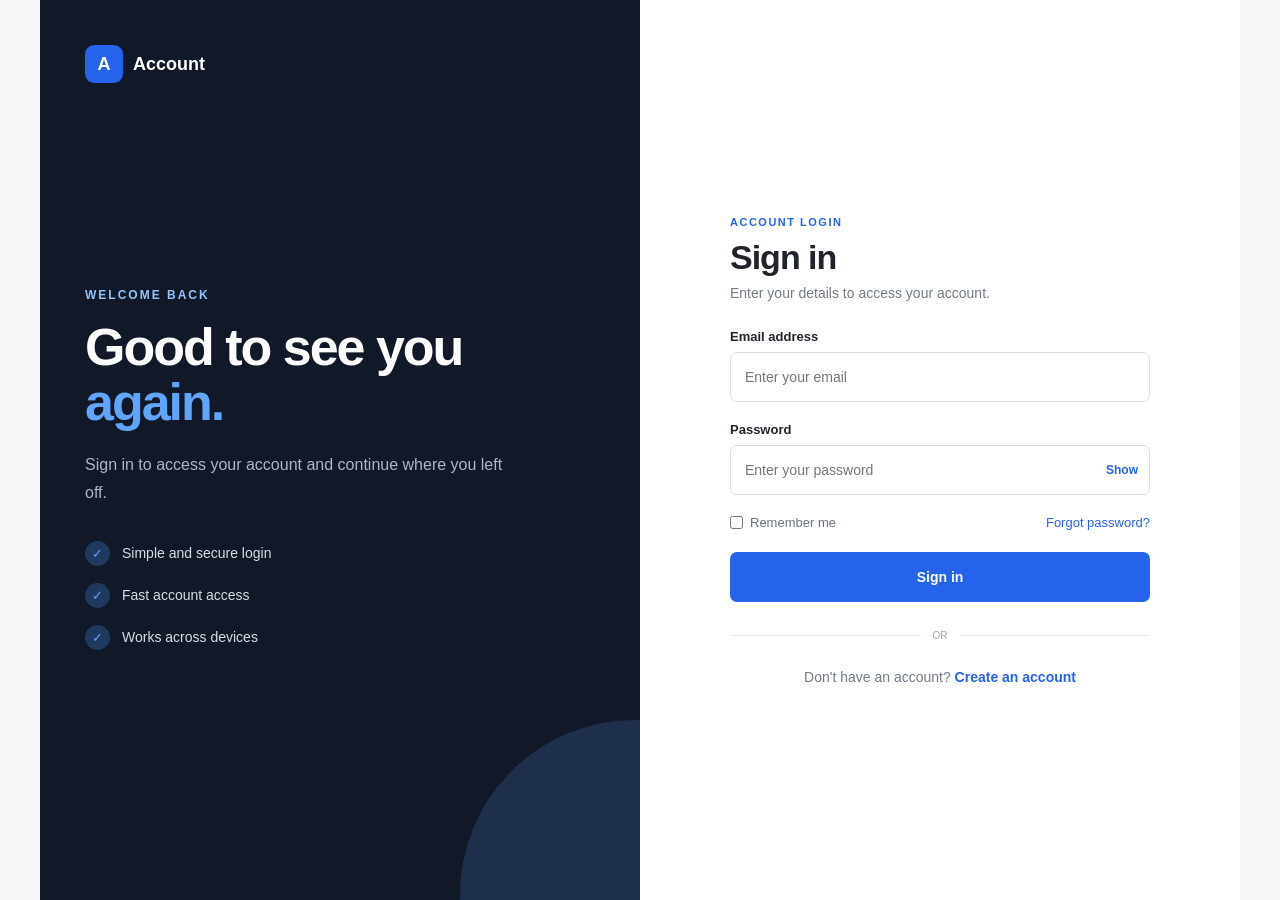
<file: authentication/login/index.html>
<!DOCTYPE html>
<html lang="en">
<head>
    <meta charset="UTF-8">
    <meta name="viewport" content="width=device-width, initial-scale=1.0">

    <title>Login | My Account</title>

    <link rel="stylesheet" href="index.css">
</head>

<body>

    <main class="auth-container">

        <!-- Left side -->
        <section class="intro-section">

            <div class="logo">
                <span class="logo-box">A</span>
                <span>Account</span>
            </div>

            <div class="intro-content">

                <p class="small-title">WELCOME BACK</p>

                <h1>
                    Good to see you
                    <span>again.</span>
                </h1>

                <p class="intro-text">
                    Sign in to access your account and continue
                    where you left off.
                </p>

                <div class="intro-info">
                    <div class="info-item">
                        <span class="check">✓</span>
                        <p>Simple and secure login</p>
                    </div>

                    <div class="info-item">
                        <span class="check">✓</span>
                        <p>Fast account access</p>
                    </div>

                    <div class="info-item">
                        <span class="check">✓</span>
                        <p>Works across devices</p>
                    </div>
                </div>

            </div>

        </section>


        <!-- Login section -->
        <section class="form-section">

            <div class="form-box">

                <div class="form-header">

                    <p class="form-label">ACCOUNT LOGIN</p>

                    <h2>Sign in</h2>

                    <p>
                        Enter your details to access your account.
                    </p>

                </div>


                <!-- Message -->
                <div id="message" class="message"></div>


                <form id="loginForm">

                    <!-- Email -->
                    <div class="input-group">

                        <label for="email">
                            Email address
                        </label>

                        <input
                            type="email"
                            id="email"
                            placeholder="Enter your email"
                            autocomplete="email"
                            required
                        >

                    </div>


                    <!-- Password -->
                    <div class="input-group">

                        <label for="password">
                            Password
                        </label>

                        <div class="password-field">

                            <input
                                type="password"
                                id="password"
                                placeholder="Enter your password"
                                autocomplete="current-password"
                                required
                            >

                            <button
                                type="button"
                                id="showPassword"
                                class="password-button"
                            >
                                Show
                            </button>

                        </div>

                    </div>


                    <!-- Options -->
                    <div class="form-options">

                        <label class="remember-me">

                            <input
                                type="checkbox"
                                id="rememberMe"
                            >

                            <span>Remember me</span>

                        </label>

                        <button
                            type="button"
                            id="forgotPassword"
                            class="forgot-button"
                        >
                            Forgot password?
                        </button>

                    </div>


                    <!-- Login button -->
                    <button
                        type="submit"
                        class="submit-button"
                    >
                        Sign in
                    </button>

                </form>


                <div class="separator">
                    <span>OR</span>
                </div>


                <p class="register-link">
                    Don't have an account?
                    <a href="../Register/index.html">
                        Create an account
                    </a>
                </p>

            </div>

        </section>

    </main>


    <script>

        const loginForm = document.getElementById("loginForm");

        const emailInput = document.getElementById("email");
        const passwordInput = document.getElementById("password");

        const message = document.getElementById("message");

        const showPassword =
            document.getElementById("showPassword");

        const rememberMe =
            document.getElementById("rememberMe");

        const forgotPassword =
            document.getElementById("forgotPassword");


        /*
         * Show / hide password
         */

        showPassword.addEventListener("click", function () {

            if (passwordInput.type === "password") {

                passwordInput.type = "text";
                showPassword.textContent = "Hide";

            } else {

                passwordInput.type = "password";
                showPassword.textContent = "Show";

            }

        });


        /*
         * Display message
         */

        function showMessage(text, type) {

            message.textContent = text;

            message.className = "message " + type;

        }


        /*
         * Get registered users
         */

        function getUsers() {

            const users =
                localStorage.getItem("users");

            return users ? JSON.parse(users) : [];

        }


        /*
         * Login
         */

        loginForm.addEventListener("submit", function (event) {

            event.preventDefault();

            const email =
                emailInput.value.trim().toLowerCase();

            const password =
                passwordInput.value.trim();


            if (!email || !password) {

                showMessage(
                    "Please enter your email and password.",
                    "error"
                );

                return;

            }


            const users = getUsers();


            const user = users.find(function (account) {

                return (
                    account.email === email &&
                    account.password === password
                );

            });


            if (!user) {

                const existingUser =
                    users.some(function (account) {

                        return account.email === email;

                    });


                if (existingUser) {

                    showMessage(
                        "The password you entered is incorrect.",
                        "error"
                    );

                } else {

                    showMessage(
                        "No account was found with this email.",
                        "error"
                    );

                }

                return;

            }


            /*
             * Save logged-in user
             */

            const loggedInUser = {

                name: user.name,
                email: user.email,
                loginTime: new Date().toISOString()

            };


            localStorage.setItem(
                "loggedInUser",
                JSON.stringify(loggedInUser)
            );


            if (rememberMe.checked) {

                localStorage.setItem(
                    "rememberedEmail",
                    email
                );

            } else {

                localStorage.removeItem(
                    "rememberedEmail"
                );

            }


            showMessage(
                `Welcome back, ${user.name}! Login successful.`,
                "success"
            );


            /*
             * Clear password
             */

            passwordInput.value = "";

        });


        /*
         * Forgot password
         */

        forgotPassword.addEventListener("click", function () {

            const email =
                emailInput.value.trim().toLowerCase();


            if (!email) {

                showMessage(
                    "Enter your email address first.",
                    "error"
                );

                return;

            }


            const users = getUsers();


            const userExists =
                users.some(function (user) {

                    return user.email === email;

                });


            if (userExists) {

                showMessage(
                    "Password reset is not connected to a server yet.",
                    "info"
                );

            } else {

                showMessage(
                    "No account was found with this email.",
                    "error"
                );

            }

        });


        /*
         * Load remembered email
         */

        const rememberedEmail =
            localStorage.getItem("rememberedEmail");


        if (rememberedEmail) {

            emailInput.value = rememberedEmail;

            rememberMe.checked = true;

        }

    </script>

</body>
</html>
</file>
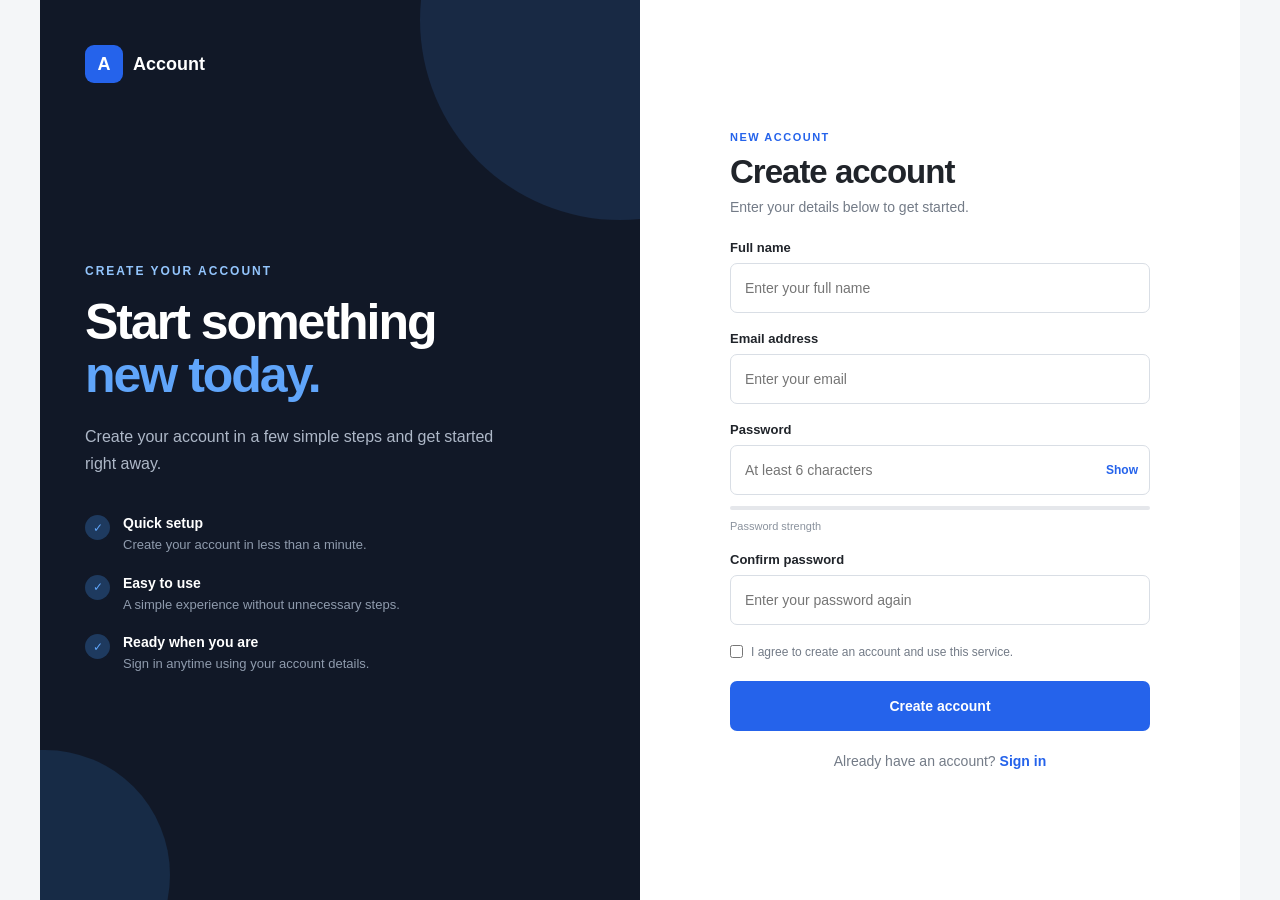
<file: authentication/Register/index.html>
<!DOCTYPE html>
<html lang="en">

<head>

    <meta charset="UTF-8">

    <meta
        name="viewport"
        content="width=device-width, initial-scale=1.0"
    >

    <title>Create Account | My Account</title>

    <link rel="stylesheet" href="index.css">

</head>


<body>

    <main class="register-container">


        <!-- Left information -->

        <section class="intro-section">

            <div class="logo">

                <span class="logo-box">A</span>

                <span>Account</span>

            </div>


            <div class="intro-content">

                <p class="small-title">
                    CREATE YOUR ACCOUNT
                </p>


                <h1>
                    Start something
                    <span>new today.</span>
                </h1>


                <p class="intro-text">

                    Create your account in a few simple
                    steps and get started right away.

                </p>


                <div class="benefits">

                    <div class="benefit">

                        <span>✓</span>

                        <div>
                            <strong>Quick setup</strong>

                            <p>
                                Create your account in less than a minute.
                            </p>
                        </div>

                    </div>


                    <div class="benefit">

                        <span>✓</span>

                        <div>
                            <strong>Easy to use</strong>

                            <p>
                                A simple experience without unnecessary steps.
                            </p>
                        </div>

                    </div>


                    <div class="benefit">

                        <span>✓</span>

                        <div>
                            <strong>Ready when you are</strong>

                            <p>
                                Sign in anytime using your account details.
                            </p>
                        </div>

                    </div>

                </div>

            </div>

        </section>


        <!-- Registration -->

        <section class="form-section">

            <div class="form-box">


                <div class="form-header">

                    <p class="form-label">
                        NEW ACCOUNT
                    </p>

                    <h2>
                        Create account
                    </h2>

                    <p>
                        Enter your details below to get started.
                    </p>

                </div>


                <div
                    id="message"
                    class="message"
                ></div>


                <form id="registerForm">


                    <!-- Name -->

                    <div class="input-group">

                        <label for="name">
                            Full name
                        </label>

                        <input
                            type="text"
                            id="name"
                            placeholder="Enter your full name"
                            autocomplete="name"
                            required
                        >

                    </div>


                    <!-- Email -->

                    <div class="input-group">

                        <label for="email">
                            Email address
                        </label>

                        <input
                            type="email"
                            id="email"
                            placeholder="Enter your email"
                            autocomplete="email"
                            required
                        >

                    </div>


                    <!-- Password -->

                    <div class="input-group">

                        <label for="password">
                            Password
                        </label>

                        <div class="password-field">

                            <input
                                type="password"
                                id="password"
                                placeholder="At least 6 characters"
                                autocomplete="new-password"
                                required
                            >

                            <button
                                type="button"
                                id="showPassword"
                            >
                                Show
                            </button>

                        </div>

                    </div>


                    <!-- Password strength -->

                    <div class="password-strength">

                        <div class="strength-line">

                            <span id="strengthBar"></span>

                        </div>

                        <small id="strengthText">
                            Password strength
                        </small>

                    </div>


                    <!-- Confirm password -->

                    <div class="input-group">

                        <label for="confirmPassword">
                            Confirm password
                        </label>

                        <input
                            type="password"
                            id="confirmPassword"
                            placeholder="Enter your password again"
                            autocomplete="new-password"
                            required
                        >

                    </div>


                    <!-- Terms -->

                    <label class="terms">

                        <input
                            type="checkbox"
                            id="terms"
                        >

                        <span>
                            I agree to create an account and use this service.
                        </span>

                    </label>


                    <!-- Register -->

                    <button
                        type="submit"
                        class="submit-button"
                    >
                        Create account
                    </button>


                </form>


                <div class="login-link">

                    Already have an account?

                    <a href="../login/index.html">
                        Sign in
                    </a>

                </div>


            </div>

        </section>

    </main>


    <script src="index.js"></script>

</body>

</html>
</file>
<file: authentication/login/index.css>
* {
    margin: 0;
    padding: 0;
    box-sizing: border-box;
}


body {
    min-height: 100vh;

    font-family:
        Arial,
        Helvetica,
        sans-serif;

    background: #f4f6f8;

    color: #20242a;
}


/* Main container */

.auth-container {
    min-height: 100vh;

    display: grid;

    grid-template-columns: 1fr 1fr;

    max-width: 1200px;

    margin: auto;

    background: #ffffff;
}


/* Left section */

.intro-section {
    position: relative;

    min-height: 100vh;

    padding: 45px;

    background: #111827;

    color: white;

    display: flex;

    flex-direction: column;

    overflow: hidden;
}


.intro-section::after {
    content: "";

    position: absolute;

    width: 350px;
    height: 350px;

    border-radius: 50%;

    background: #243a5a;

    right: -170px;
    bottom: -170px;

    opacity: 0.7;
}


.logo {
    display: flex;

    align-items: center;

    gap: 10px;

    font-size: 18px;

    font-weight: 700;

    position: relative;

    z-index: 2;
}


.logo-box {
    width: 38px;
    height: 38px;

    display: flex;

    align-items: center;
    justify-content: center;

    border-radius: 9px;

    background: #2563eb;

    color: white;

    font-size: 18px;
}


.intro-content {
    max-width: 470px;

    margin: auto 0;

    position: relative;

    z-index: 2;
}


.small-title {
    font-size: 12px;

    letter-spacing: 2px;

    color: #93c5fd;

    font-weight: 700;

    margin-bottom: 18px;
}


.intro-content h1 {
    font-size: 52px;

    line-height: 1.05;

    letter-spacing: -2px;

    margin-bottom: 22px;
}


.intro-content h1 span {
    display: block;

    color: #60a5fa;
}


.intro-text {
    max-width: 420px;

    color: #aeb8c8;

    font-size: 16px;

    line-height: 1.7;

    margin-bottom: 35px;
}


/* Information */

.intro-info {
    display: flex;

    flex-direction: column;

    gap: 17px;
}


.info-item {
    display: flex;

    align-items: center;

    gap: 12px;

    color: #d7deea;

    font-size: 14px;
}


.check {
    width: 25px;
    height: 25px;

    display: flex;

    align-items: center;
    justify-content: center;

    border-radius: 50%;

    background: #1e3a5f;

    color: #60a5fa;

    font-size: 13px;
}


/* Form section */

.form-section {
    display: flex;

    align-items: center;

    justify-content: center;

    padding: 50px;
}


.form-box {
    width: 100%;

    max-width: 420px;
}


/* Header */

.form-header {
    margin-bottom: 28px;
}


.form-label {
    color: #2563eb;

    font-size: 11px;

    font-weight: 700;

    letter-spacing: 1.5px;

    margin-bottom: 10px;
}


.form-header h2 {
    font-size: 34px;

    margin-bottom: 8px;

    letter-spacing: -1px;
}


.form-header p:last-child {
    color: #737b87;

    font-size: 14px;
}


/* Message */

.message {
    display: none;

    padding: 12px 14px;

    border-radius: 7px;

    font-size: 13px;

    margin-bottom: 18px;

    line-height: 1.5;
}


.message.error {
    display: block;

    background: #fff1f2;

    color: #be123c;

    border: 1px solid #fecdd3;
}


.message.success {
    display: block;

    background: #ecfdf5;

    color: #047857;

    border: 1px solid #a7f3d0;
}


.message.info {
    display: block;

    background: #eff6ff;

    color: #1d4ed8;

    border: 1px solid #bfdbfe;
}


/* Inputs */

.input-group {
    margin-bottom: 20px;
}


.input-group label {
    display: block;

    font-size: 13px;

    font-weight: 600;

    margin-bottom: 8px;
}


.input-group input {
    width: 100%;

    height: 50px;

    border: 1px solid #d9dee5;

    border-radius: 7px;

    padding: 0 14px;

    font-size: 14px;

    outline: none;

    color: #20242a;

    background: #fff;

    transition: border-color 0.2s ease,
                box-shadow 0.2s ease;
}


.input-group input:focus {
    border-color: #2563eb;

    box-shadow: 0 0 0 3px rgba(37, 99, 235, 0.1);
}


/* Password */

.password-field {
    position: relative;
}


.password-field input {
    padding-right: 65px;
}


.password-button {
    position: absolute;

    right: 12px;

    top: 50%;

    transform: translateY(-50%);

    border: none;

    background: none;

    color: #2563eb;

    font-size: 12px;

    font-weight: 600;

    cursor: pointer;
}


/* Options */

.form-options {
    display: flex;

    align-items: center;

    justify-content: space-between;

    margin: 5px 0 22px;
}


.remember-me {
    display: flex;

    align-items: center;

    gap: 7px;

    color: #68717d;

    font-size: 13px;

    cursor: pointer;
}


.remember-me input {
    accent-color: #2563eb;
}


.forgot-button {
    border: none;

    background: none;

    color: #2563eb;

    font-size: 13px;

    cursor: pointer;
}


/* Submit */

.submit-button {
    width: 100%;

    height: 50px;

    border: none;

    border-radius: 7px;

    background: #2563eb;

    color: white;

    font-size: 14px;

    font-weight: 600;

    cursor: pointer;

    transition: background 0.2s ease,
                transform 0.2s ease;
}


.submit-button:hover {
    background: #1d4ed8;

    transform: translateY(-1px);
}


/* Separator */

.separator {
    display: flex;

    align-items: center;

    gap: 12px;

    margin: 28px 0;

    color: #a0a7b1;

    font-size: 10px;
}


.separator::before,
.separator::after {
    content: "";

    height: 1px;

    flex: 1;

    background: #e5e7eb;
}


/* Register */

.register-link {
    text-align: center;

    color: #737b87;

    font-size: 14px;
}


.register-link a {
    color: #2563eb;

    font-weight: 600;

    text-decoration: none;
}


.register-link a:hover {
    text-decoration: underline;
}


/* Responsive */

@media (max-width: 850px) {

    .auth-container {
        grid-template-columns: 1fr;
    }


    .intro-section {
        min-height: 300px;

        padding: 30px;
    }


    .intro-content {
        margin: 70px 0 20px;
    }


    .intro-content h1 {
        font-size: 40px;
    }


    .intro-info {
        display: none;
    }


    .form-section {
        padding: 40px 25px;
    }

}


@media (max-width: 450px) {

    .form-section {
        padding: 35px 20px;
    }


    .intro-section {
        padding: 25px 20px;
    }


    .intro-content h1 {
        font-size: 34px;
    }


    .form-header h2 {
        font-size: 29px;
    }

}
</file>
<file: authentication/Register/index.css>
* {
    margin: 0;
    padding: 0;
    box-sizing: border-box;
}


body {
    min-height: 100vh;

    font-family:
        Arial,
        Helvetica,
        sans-serif;

    background: #f4f6f8;

    color: #20242a;
}


/* Main */

.register-container {
    min-height: 100vh;

    max-width: 1200px;

    margin: auto;

    display: grid;

    grid-template-columns: 1fr 1fr;

    background: white;
}


/* Intro */

.intro-section {
    min-height: 100vh;

    padding: 45px;

    position: relative;

    overflow: hidden;

    background: #111827;

    color: white;

    display: flex;

    flex-direction: column;
}


.intro-section::before {
    content: "";

    position: absolute;

    width: 400px;
    height: 400px;

    border-radius: 50%;

    background: #1d3557;

    right: -180px;
    top: -180px;

    opacity: 0.6;
}


.intro-section::after {
    content: "";

    position: absolute;

    width: 250px;
    height: 250px;

    border-radius: 50%;

    background: #172b46;

    left: -120px;
    bottom: -100px;
}


.logo {
    display: flex;

    align-items: center;

    gap: 10px;

    font-size: 18px;

    font-weight: 700;

    position: relative;

    z-index: 2;
}


.logo-box {
    width: 38px;
    height: 38px;

    display: flex;

    align-items: center;
    justify-content: center;

    border-radius: 9px;

    background: #2563eb;

    color: white;
}


.intro-content {
    max-width: 470px;

    margin: auto 0;

    position: relative;

    z-index: 2;
}


.small-title {
    color: #93c5fd;

    font-size: 12px;

    letter-spacing: 2px;

    font-weight: 700;

    margin-bottom: 18px;
}


.intro-content h1 {
    font-size: 50px;

    line-height: 1.05;

    letter-spacing: -2px;

    margin-bottom: 22px;
}


.intro-content h1 span {
    display: block;

    color: #60a5fa;
}


.intro-text {
    color: #aeb8c8;

    max-width: 420px;

    line-height: 1.7;

    margin-bottom: 38px;
}


/* Benefits */

.benefits {
    display: flex;

    flex-direction: column;

    gap: 20px;
}


.benefit {
    display: flex;

    align-items: flex-start;

    gap: 13px;
}


.benefit > span {
    width: 25px;
    height: 25px;

    flex-shrink: 0;

    display: flex;

    align-items: center;
    justify-content: center;

    border-radius: 50%;

    background: #1e3a5f;

    color: #60a5fa;

    font-size: 12px;
}


.benefit strong {
    display: block;

    font-size: 14px;

    margin-bottom: 4px;
}


.benefit p {
    color: #8f9bad;

    font-size: 13px;

    line-height: 1.5;
}


/* Form */

.form-section {
    display: flex;

    align-items: center;

    justify-content: center;

    padding: 45px;
}


.form-box {
    width: 100%;

    max-width: 420px;
}


.form-header {
    margin-bottom: 25px;
}


.form-label {
    color: #2563eb;

    font-size: 11px;

    letter-spacing: 1.5px;

    font-weight: 700;

    margin-bottom: 10px;
}


.form-header h2 {
    font-size: 33px;

    letter-spacing: -1px;

    margin-bottom: 8px;
}


.form-header p:last-child {
    color: #737b87;

    font-size: 14px;
}


/* Message */

.message {
    display: none;

    padding: 12px 14px;

    border-radius: 7px;

    font-size: 13px;

    margin-bottom: 18px;

    line-height: 1.5;
}


.message.error {
    display: block;

    color: #be123c;

    background: #fff1f2;

    border: 1px solid #fecdd3;
}


.message.success {
    display: block;

    color: #047857;

    background: #ecfdf5;

    border: 1px solid #a7f3d0;
}


/* Inputs */

.input-group {
    margin-bottom: 18px;
}


.input-group label {
    display: block;

    font-size: 13px;

    font-weight: 600;

    margin-bottom: 8px;
}


.input-group input {
    width: 100%;

    height: 50px;

    padding: 0 14px;

    border: 1px solid #d9dee5;

    border-radius: 7px;

    outline: none;

    font-size: 14px;

    transition:
        border-color 0.2s ease,
        box-shadow 0.2s ease;
}


.input-group input:focus {
    border-color: #2563eb;

    box-shadow:
        0 0 0 3px rgba(37, 99, 235, 0.1);
}


/* Password */

.password-field {
    position: relative;
}


.password-field input {
    padding-right: 65px;
}


.password-field button {
    position: absolute;

    right: 12px;

    top: 50%;

    transform: translateY(-50%);

    border: none;

    background: none;

    color: #2563eb;

    font-weight: 600;

    font-size: 12px;

    cursor: pointer;
}


/* Strength */

.password-strength {
    margin-top: -7px;

    margin-bottom: 18px;
}


.strength-line {
    width: 100%;

    height: 4px;

    background: #e5e7eb;

    border-radius: 5px;

    overflow: hidden;

    margin-bottom: 6px;
}


.strength-line span {
    display: block;

    width: 0;

    height: 100%;

    background: #2563eb;

    transition: width 0.2s ease;
}


.password-strength small {
    color: #8a929d;

    font-size: 11px;
}


/* Terms */

.terms {
    display: flex;

    align-items: flex-start;

    gap: 8px;

    color: #737b87;

    font-size: 12px;

    line-height: 1.5;

    margin: 5px 0 20px;

    cursor: pointer;
}


.terms input {
    margin-top: 2px;

    accent-color: #2563eb;
}


/* Button */

.submit-button {
    width: 100%;

    height: 50px;

    border: none;

    border-radius: 7px;

    background: #2563eb;

    color: white;

    font-size: 14px;

    font-weight: 600;

    cursor: pointer;

    transition:
        background 0.2s ease,
        transform 0.2s ease;
}


.submit-button:hover {
    background: #1d4ed8;

    transform: translateY(-1px);
}


/* Login */

.login-link {
    text-align: center;

    margin-top: 22px;

    color: #737b87;

    font-size: 14px;
}


.login-link a {
    color: #2563eb;

    font-weight: 600;

    text-decoration: none;
}


.login-link a:hover {
    text-decoration: underline;
}


/* Responsive */

@media (max-width: 850px) {

    .register-container {
        grid-template-columns: 1fr;
    }


    .intro-section {
        min-height: 320px;

        padding: 30px;
    }


    .intro-content {
        margin: 70px 0 20px;
    }


    .intro-content h1 {
        font-size: 40px;
    }


    .benefits {
        display: none;
    }


    .form-section {
        padding: 40px 25px;
    }

}


@media (max-width: 450px) {

    .intro-section {
        padding: 25px 20px;
    }


    .form-section {
        padding: 35px 20px;
    }


    .intro-content h1 {
        font-size: 34px;
    }


    .form-header h2 {
        font-size: 29px;
    }

}
</file>
